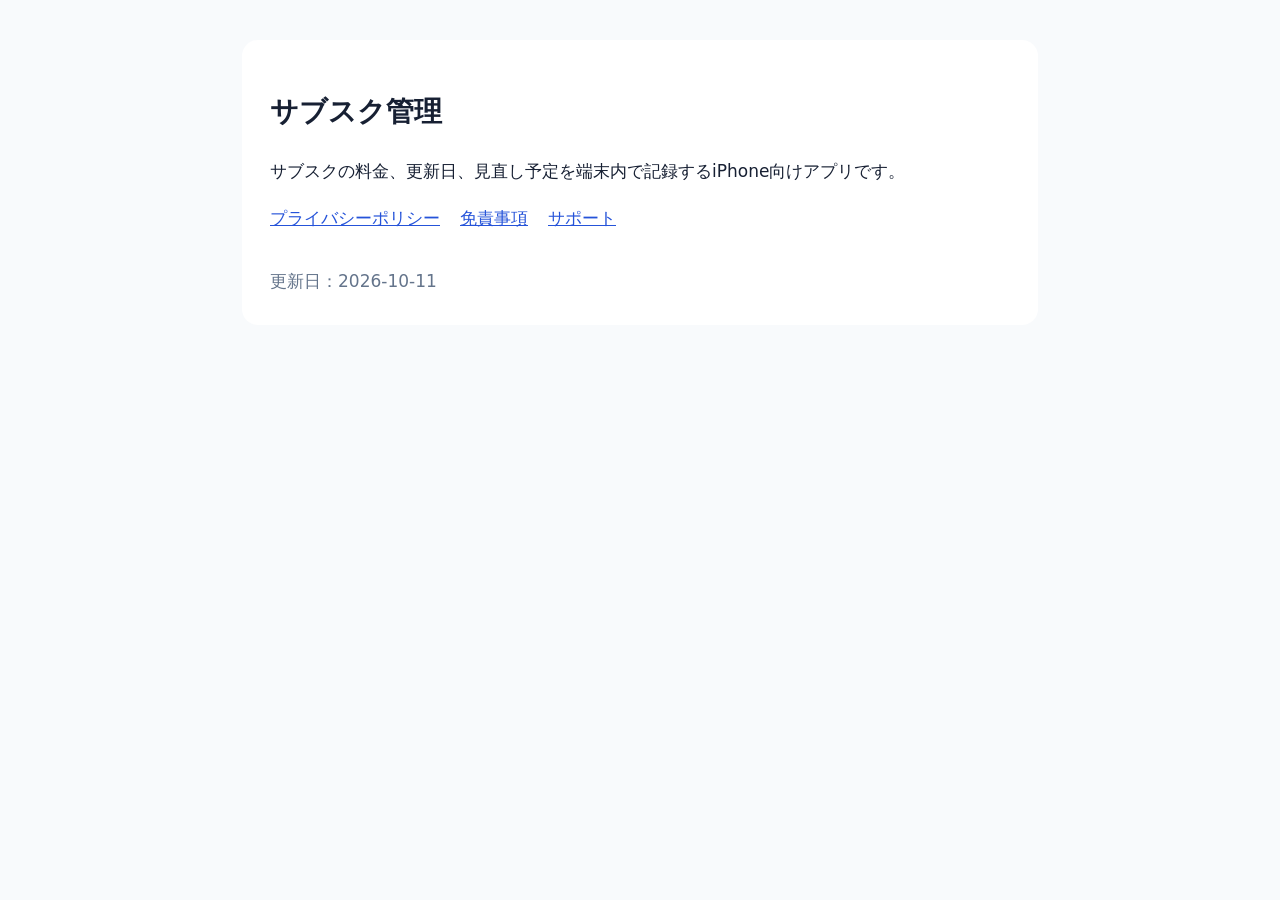
<file: index.html>
<!doctype html>
<html lang="ja"><head><meta charset="utf-8"><meta name="viewport" content="width=device-width,initial-scale=1"><title>サブスク管理 | ポリシー</title><link rel="stylesheet" href="style.css"></head><body><main><h1>サブスク管理</h1><p>サブスクの料金、更新日、見直し予定を端末内で記録するiPhone向けアプリです。</p><nav><a href="privacy.html">プライバシーポリシー</a><a href="disclaimer.html">免責事項</a><a href="support.html">サポート</a></nav><footer>更新日：2026-10-11</footer></main></body></html>
</file>
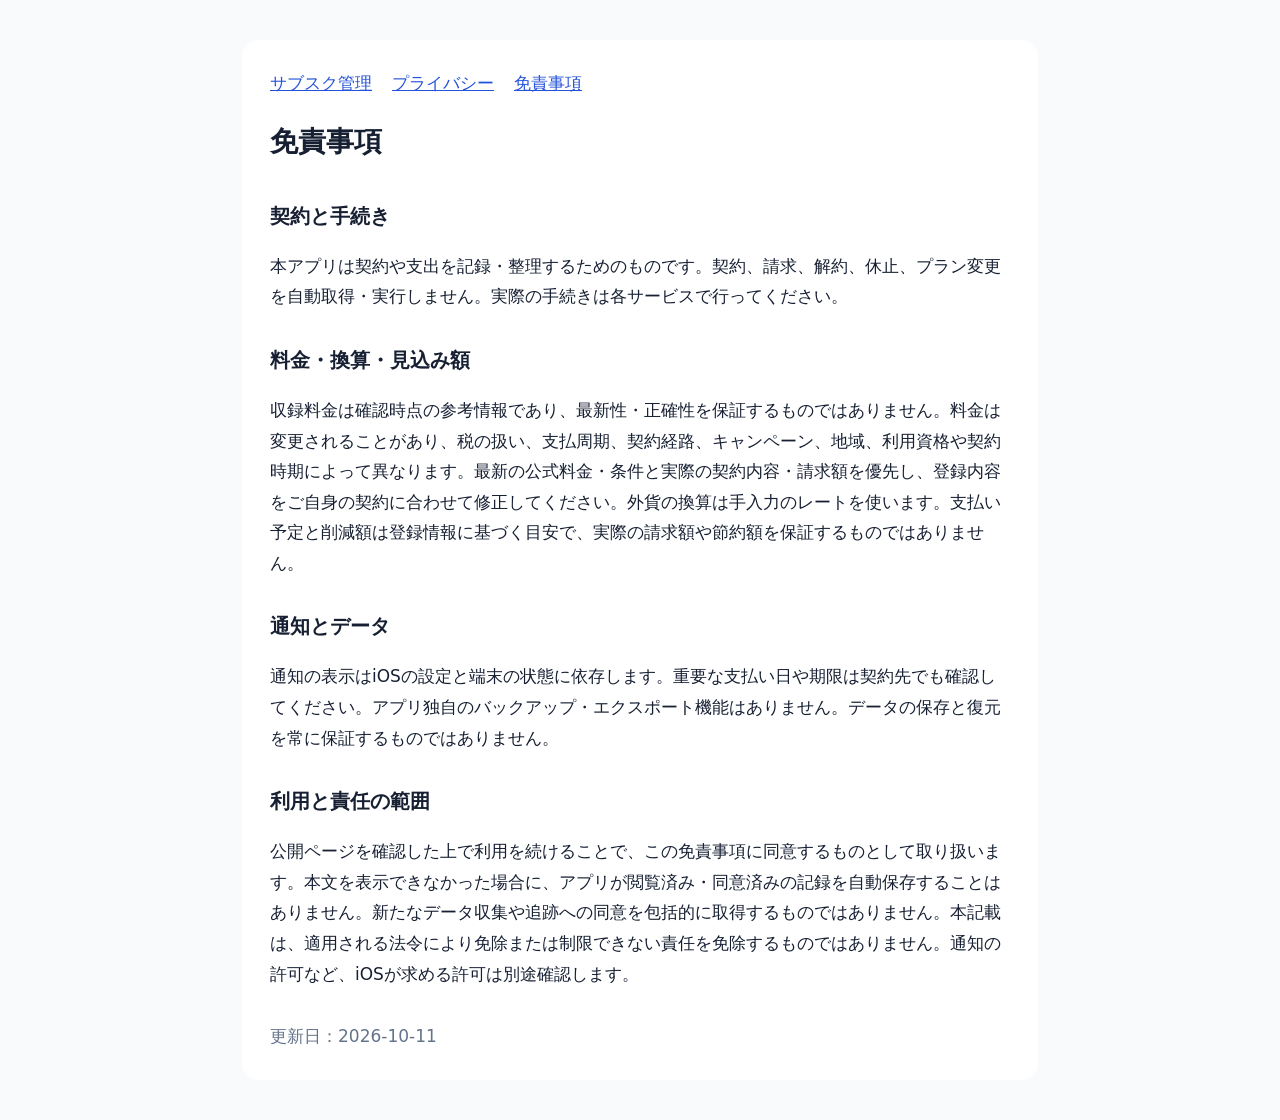
<file: disclaimer.html>
<!doctype html>
<html lang="ja"><head><meta charset="utf-8"><meta name="viewport" content="width=device-width,initial-scale=1"><title>免責事項 | サブスク管理</title><link rel="stylesheet" href="style.css"></head><body><main><nav><a href="index.html">サブスク管理</a><a href="privacy.html">プライバシー</a><a href="disclaimer.html">免責事項</a></nav><h1>免責事項</h1><section><h2>契約と手続き</h2><p>本アプリは契約や支出を記録・整理するためのものです。契約、請求、解約、休止、プラン変更を自動取得・実行しません。実際の手続きは各サービスで行ってください。</p></section><section><h2>料金・換算・見込み額</h2><p>収録料金は確認時点の参考情報であり、最新性・正確性を保証するものではありません。料金は変更されることがあり、税の扱い、支払周期、契約経路、キャンペーン、地域、利用資格や契約時期によって異なります。最新の公式料金・条件と実際の契約内容・請求額を優先し、登録内容をご自身の契約に合わせて修正してください。外貨の換算は手入力のレートを使います。支払い予定と削減額は登録情報に基づく目安で、実際の請求額や節約額を保証するものではありません。</p></section><section><h2>通知とデータ</h2><p>通知の表示はiOSの設定と端末の状態に依存します。重要な支払い日や期限は契約先でも確認してください。アプリ独自のバックアップ・エクスポート機能はありません。データの保存と復元を常に保証するものではありません。</p></section><section><h2>利用と責任の範囲</h2><p>公開ページを確認した上で利用を続けることで、この免責事項に同意するものとして取り扱います。本文を表示できなかった場合に、アプリが閲覧済み・同意済みの記録を自動保存することはありません。新たなデータ収集や追跡への同意を包括的に取得するものではありません。本記載は、適用される法令により免除または制限できない責任を免除するものではありません。通知の許可など、iOSが求める許可は別途確認します。</p></section><footer>更新日：2026-10-11</footer></main></body></html>
</file>
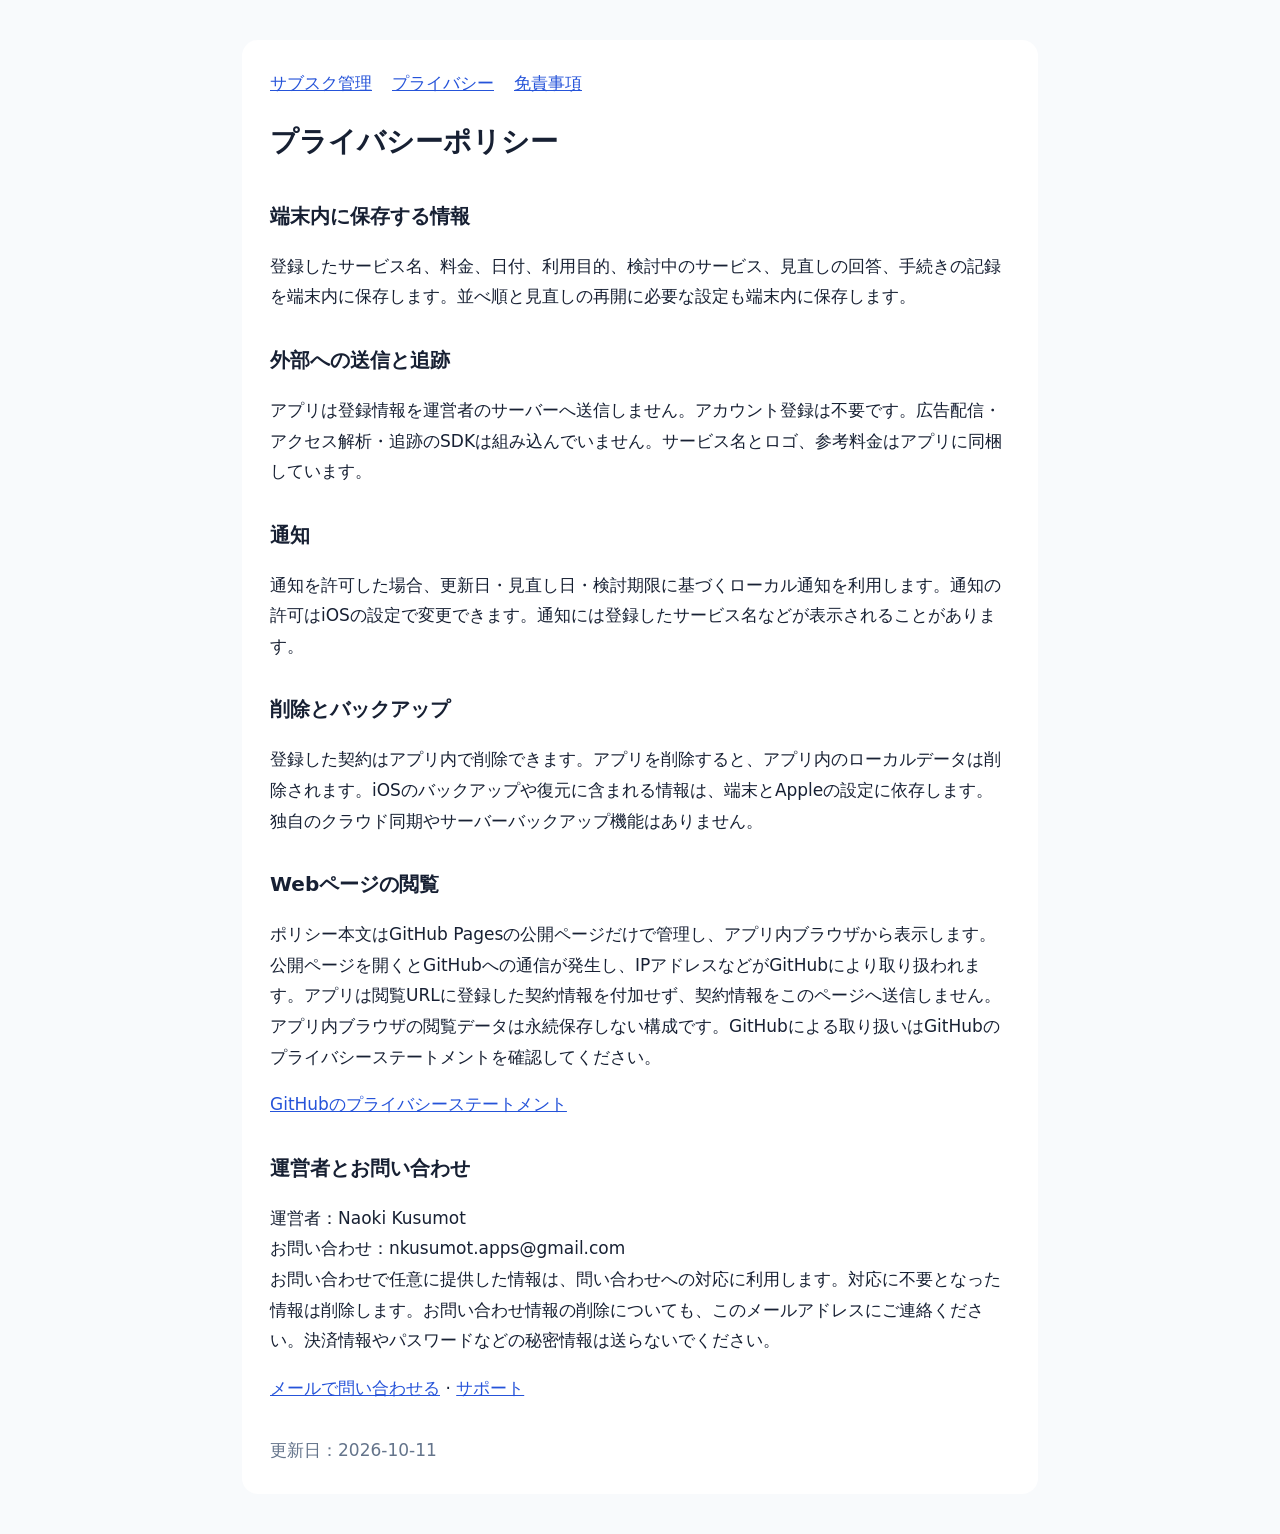
<file: privacy.html>
<!doctype html>
<html lang="ja"><head><meta charset="utf-8"><meta name="viewport" content="width=device-width,initial-scale=1"><title>プライバシーポリシー | サブスク管理</title><link rel="stylesheet" href="style.css"></head><body><main><nav><a href="index.html">サブスク管理</a><a href="privacy.html">プライバシー</a><a href="disclaimer.html">免責事項</a></nav><h1>プライバシーポリシー</h1><section><h2>端末内に保存する情報</h2><p>登録したサービス名、料金、日付、利用目的、検討中のサービス、見直しの回答、手続きの記録を端末内に保存します。並べ順と見直しの再開に必要な設定も端末内に保存します。</p></section><section><h2>外部への送信と追跡</h2><p>アプリは登録情報を運営者のサーバーへ送信しません。アカウント登録は不要です。広告配信・アクセス解析・追跡のSDKは組み込んでいません。サービス名とロゴ、参考料金はアプリに同梱しています。</p></section><section><h2>通知</h2><p>通知を許可した場合、更新日・見直し日・検討期限に基づくローカル通知を利用します。通知の許可はiOSの設定で変更できます。通知には登録したサービス名などが表示されることがあります。</p></section><section><h2>削除とバックアップ</h2><p>登録した契約はアプリ内で削除できます。アプリを削除すると、アプリ内のローカルデータは削除されます。iOSのバックアップや復元に含まれる情報は、端末とAppleの設定に依存します。独自のクラウド同期やサーバーバックアップ機能はありません。</p></section><section><h2>Webページの閲覧</h2><p>ポリシー本文はGitHub Pagesの公開ページだけで管理し、アプリ内ブラウザから表示します。公開ページを開くとGitHubへの通信が発生し、IPアドレスなどがGitHubにより取り扱われます。アプリは閲覧URLに登録した契約情報を付加せず、契約情報をこのページへ送信しません。アプリ内ブラウザの閲覧データは永続保存しない構成です。GitHubによる取り扱いはGitHubのプライバシーステートメントを確認してください。</p></section><p><a href="https://docs.github.com/ja/site-policy/privacy-policies/github-general-privacy-statement">GitHubのプライバシーステートメント</a></p><section><h2>運営者とお問い合わせ</h2><p>運営者：Naoki Kusumot<br>お問い合わせ：nkusumot.apps@gmail.com<br>お問い合わせで任意に提供した情報は、問い合わせへの対応に利用します。対応に不要となった情報は削除します。お問い合わせ情報の削除についても、このメールアドレスにご連絡ください。決済情報やパスワードなどの秘密情報は送らないでください。</p><p><a href="mailto:nkusumot.apps@gmail.com">メールで問い合わせる</a> · <a href="support.html">サポート</a></p></section><footer>更新日：2026-10-11</footer></main></body></html>
</file>
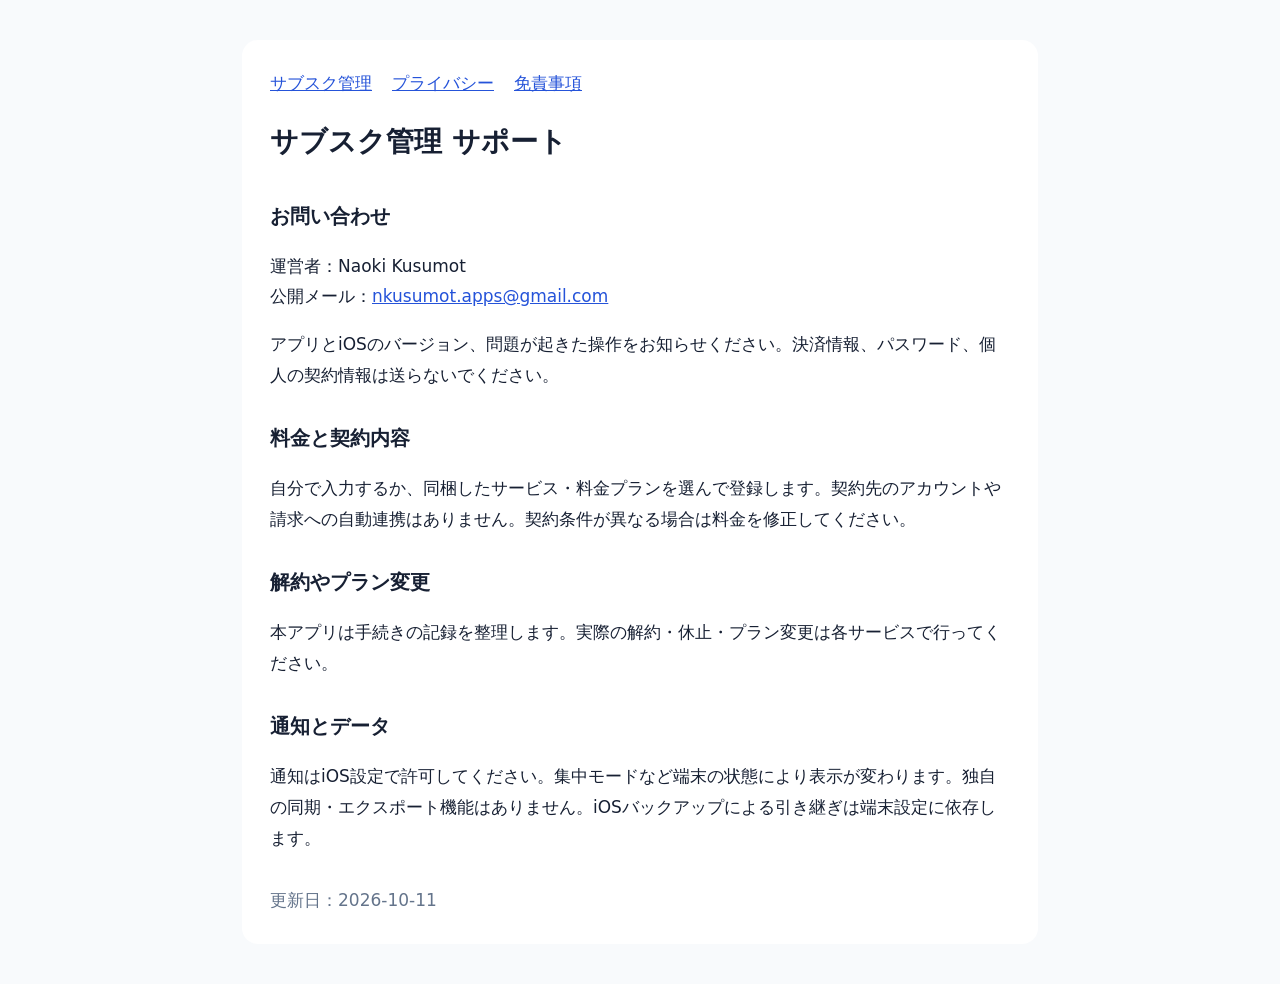
<file: support.html>
<!doctype html>
<html lang="ja"><head><meta charset="utf-8"><meta name="viewport" content="width=device-width,initial-scale=1"><title>サポート | サブスク管理</title><link rel="stylesheet" href="style.css"></head><body><main><nav><a href="index.html">サブスク管理</a><a href="privacy.html">プライバシー</a><a href="disclaimer.html">免責事項</a></nav><h1>サブスク管理 サポート</h1><section><h2>お問い合わせ</h2><p>運営者：Naoki Kusumot<br>公開メール：<a href="mailto:nkusumot.apps@gmail.com">nkusumot.apps@gmail.com</a></p><p>アプリとiOSのバージョン、問題が起きた操作をお知らせください。決済情報、パスワード、個人の契約情報は送らないでください。</p></section><section><h2>料金と契約内容</h2><p>自分で入力するか、同梱したサービス・料金プランを選んで登録します。契約先のアカウントや請求への自動連携はありません。契約条件が異なる場合は料金を修正してください。</p></section><section><h2>解約やプラン変更</h2><p>本アプリは手続きの記録を整理します。実際の解約・休止・プラン変更は各サービスで行ってください。</p></section><section><h2>通知とデータ</h2><p>通知はiOS設定で許可してください。集中モードなど端末の状態により表示が変わります。独自の同期・エクスポート機能はありません。iOSバックアップによる引き継ぎは端末設定に依存します。</p></section><footer>更新日：2026-10-11</footer></main></body></html>
</file>
<file: style.css>
body{margin:0;background:#f8fafc;color:#172033;font:17px/1.8 system-ui,sans-serif}main{max-width:740px;margin:40px auto;padding:28px;background:white;border-radius:16px}nav{display:flex;gap:20px;flex-wrap:wrap}a{color:#2553d9}h1{font-size:28px}h2{font-size:20px;margin-top:30px}.note{padding:14px;background:#fff5d8;border-radius:8px}footer{margin-top:32px;color:#64748b} @media(max-width:600px){main{margin:12px;padding:22px}body{font-size:16px}}
</file>
